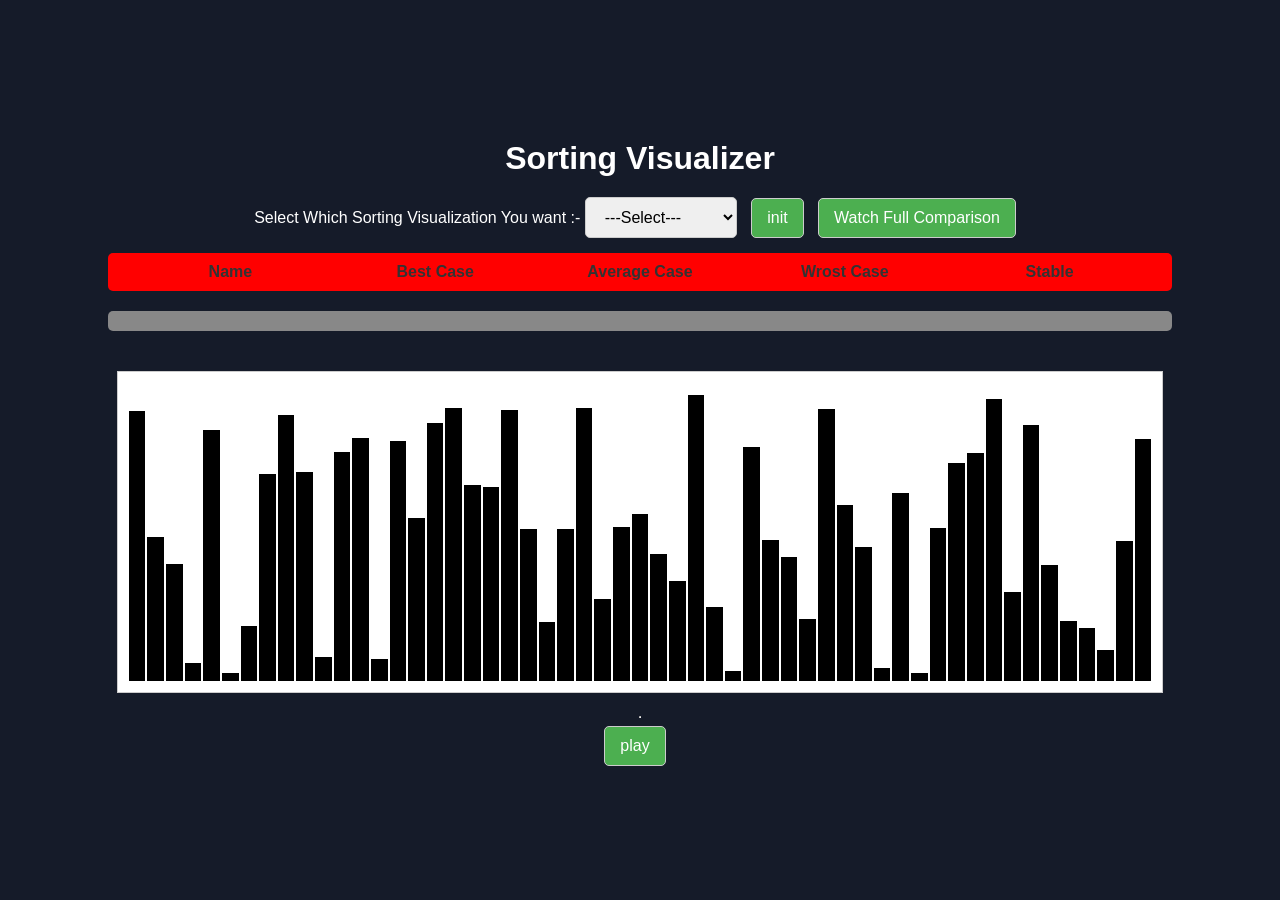
<file: index.html>
<!DOCTYPE html>
<html lang="en">
<head>
    <meta charset="UTF-8">
    <meta name="viewport" content="width=device-width, initial-scale=1.0">
    <title>Sorting Visualizer</title>
    <link rel="stylesheet" href="styles.css">
</head>
<body>
    <h1>Sorting Visualizer</h1>
    
    <div>
        <span style="color: white;">Select Which Sorting Visualization You want :- </span>
        <select id="sortType">
            <option value="">---Select---</option>
            <option value="bubble">Bubble Sort</option>
            <option value="insertion">Insertion Sort</option>
            <option value="selection">Selection Sort</option>
            <option value="heap">Heap Sort</option>
            <option value="quick">Quick Sort</option>
        </select>
        <button onclick="init()">init</button>
        <button onclick="window.location.href='indexP.html'">Watch Full Comparison</button>

    </div>
    <div class="details">
        <span>Name</span>
        <span>Best Case</span>
        <span>Average Case</span>
        <span>Wrost Case</span>
        <span>Stable</span>
    </div>
    <div class="detailsANS">
        <span id="name"></span>
        <span id="best"></span>
        <span id="average"></span>
        <span id="Wrost"></span>
        <span id="stable"></span>
    </div>
    <div id="container"></div>

    <hr>

    <div>
        <button onclick="play()">play</button>
    </div>

    <script src="script.js"></script>
</body>
</html>
</file>
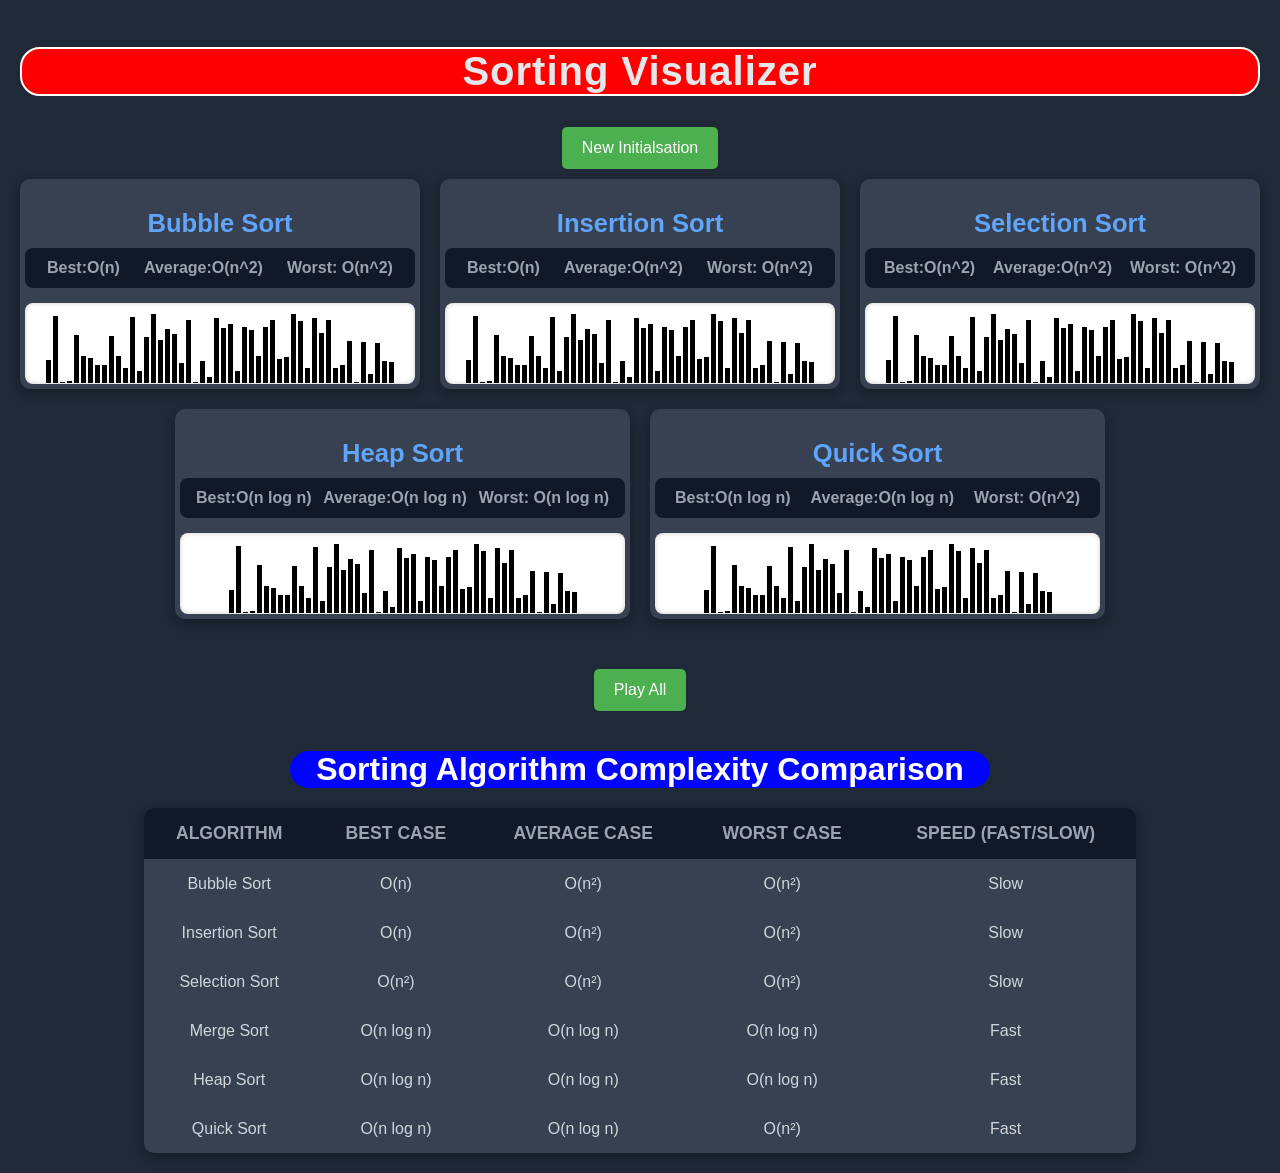
<file: indexP.html>
<!DOCTYPE html>
<html lang="en">
<head>
    <meta charset="UTF-8">
    <meta name="viewport" content="width=device-width, initial-scale=1.0">
    <title>Sorting Visualizer</title>
    <link rel="stylesheet" href="stylesP.css">
</head>
<body>
    <h1>Sorting Visualizer</h1>


    <div class="initButton">
        <button onclick="initArrays()">New Initialsation</button>
    </div>

    <div id="sortingsContainer">
        <!-- Sorting algorithms with visualizers -->
        <!-- Row 1: First three sorting algorithms -->
        <div class="row">
            <div class="sort-box">
                <h3>Bubble Sort</h3>
                <div class="complexity">
                    <span class="label">Best:O(n)</span> 
                    <span class="label">Average:O(n^2)</span> 
                    <span class="label">Worst: O(n^2)</span> 
                </div>
                <div class="container" id="containerBubble"></div>
            </div>
            <div class="sort-box">
                <h3>Insertion Sort</h3>
                <div class="complexity">
                    <span class="label">Best:O(n)</span> 
                    <span class="label">Average:O(n^2)</span> 
                    <span class="label">Worst: O(n^2)</span> 
                </div>
                <div class="container" id="containerInsertion"></div>
            </div>
            <div class="sort-box">
                <h3>Selection Sort</h3>
                <div class="complexity">
                    <span class="label">Best:O(n^2)</span> 
                    <span class="label">Average:O(n^2)</span> 
                    <span class="label">Worst: O(n^2)</span> 
                </div>
                <div class="container" id="containerSelection"></div>
            </div>
        </div>

        <!-- Row 2: Last three sorting algorithms -->
        <div class="row-2">
            <div class="sort-box-2">
                <h3>Heap Sort</h3>
                <div class="complexity">
                    <span class="label">Best:O(n log n)</span> 
                    <span class="label">Average:O(n log n)</span> 
                    <span class="label">Worst: O(n log n)</span> 
                </div>
                <div class="container" id="containerHeap"></div>
            </div>
            <div class="sort-box-2">
                <h3>Quick Sort</h3>
                <div class="complexity">
                    <span class="label">Best:O(n log n)</span> 
                    <span class="label">Average:O(n log n)</span> 
                    <span class="label">Worst: O(n^2)</span> 
                </div>
                <div class="container" id="containerQuick"></div>
            </div>
        </div>
    </div>

    <button onclick="playAll()">Play All</button>

    <!-- Complexity Comparison Table -->
    <div id="comparisonTable">
        <h2>Sorting Algorithm Complexity Comparison</h2>
        <table>
            <thead>
                <tr>
                    <th>Algorithm</th>
                    <th>Best Case</th>
                    <th>Average Case</th>
                    <th>Worst Case</th>
                    <th>Speed (Fast/Slow)</th>
                </tr>
            </thead>
            <tbody>
                <tr>
                    <td>Bubble Sort</td>
                    <td>O(n)</td>
                    <td>O(n²)</td>
                    <td>O(n²)</td>
                    <td>Slow</td>
                </tr>
                <tr>
                    <td>Insertion Sort</td>
                    <td>O(n)</td>
                    <td>O(n²)</td>
                    <td>O(n²)</td>
                    <td>Slow</td>
                </tr>
                <tr>
                    <td>Selection Sort</td>
                    <td>O(n²)</td>
                    <td>O(n²)</td>
                    <td>O(n²)</td>
                    <td>Slow</td>
                </tr>
                <tr>
                    <td>Merge Sort</td>
                    <td>O(n log n)</td>
                    <td>O(n log n)</td>
                    <td>O(n log n)</td>
                    <td>Fast</td>
                </tr>
                <tr>
                    <td>Heap Sort</td>
                    <td>O(n log n)</td>
                    <td>O(n log n)</td>
                    <td>O(n log n)</td>
                    <td>Fast</td>
                </tr>
                <tr>
                    <td>Quick Sort</td>
                    <td>O(n log n)</td>
                    <td>O(n log n)</td>
                    <td>O(n²)</td>
                    <td>Fast</td>
                </tr>
            </tbody>
        </table>
    </div>
    

    <script src="scriptP.js"></script>
</body>
</html>
</file>
<file: styles.css>
/* General styles */
body {
    font-family: Arial, sans-serif;
    background-color: #151b29;
    color: #333;
    margin: 0;
    padding: 0;
    display: flex;
    flex-direction: column;
    align-items: center;
    justify-content: center;
    height: 100vh;
}

h1 {
    color: white;
    margin-bottom: 20px;
    text-align: center;
}

/* Sort type selection and buttons */
div {
    margin-bottom: 15px;
}

select, button {
    padding: 10px 15px;
    font-size: 16px;
    border-radius: 5px;
    border: 1px solid #ccc;
    outline: none;
    cursor: pointer;
    margin-right: 10px;
}

button {
    background-color: #4CAF50;
    color: white;
    transition: background-color 0.3s ease;
}

button:hover {
    background-color: #45a049;
}

/* Sorting container */
#container {
    display: flex;
    align-items: flex-end;
    justify-content: center;
    margin-top: 20px;
    padding: 10px;
    border: 1px solid #ccc;
    background-color: #fff;
    height: 300px;
    width: 80%;
    max-width: 1200px;
    overflow: hidden;
}

#container div {
    transition: height 0.2s ease;
}

/* Details section */
.details {
    display: flex;
    justify-content: space-around;
    padding: 10px 20px;
    background-color: red;
    border-radius: 5px;
    margin-bottom: 20px;
    width: 80%;
    max-width: 1200px;
}
.detailsANS {
    display: flex;
    justify-content: space-around;
    padding: 10px 20px;
    background-color: #888888;
    color: white;
    border-radius: 5px;
    margin-bottom: 20px;
    width: 80%;
    max-width: 1200px;
}

.details span {
    flex: 1;
    text-align: center;
    font-weight: bold;
}

/* Responsive design */
@media (max-width: 768px) {
    body {
        padding: 20px;
    }

    #container {
        height: 200px;
    }

    select, button {
        font-size: 14px;
        padding: 8px 12px;
    }

    .details {
        flex-direction: column;
        align-items: center;
    }

    .details span {
        padding: 5px 0;
    }
}
</file>
<file: stylesP.css>
/* General styling for the body and layout */
body {
    font-family: 'Segoe UI', Tahoma, Geneva, Verdana, sans-serif;
    background-color: #1f2937;
    color: white;
    margin: 0;
    padding: 20px;
    text-align: center;
}
.initButton{
    margin-bottom: 10px;
}
/* .init{
    border-radius: 15px;
    height: 30px;
} */

h1 {
    background-color: red;
    margin-bottom: 1px;
    font-size: 2.5em;
    color: #e5e7eb;
    letter-spacing: 1px;
    border: 2px solid rgb(255, 255, 255);
    border-radius: 20px;
}

/* Container for sorting boxes */
#sortingsContainer {
    display: flex;
    flex-direction: column;
    align-items: center;
    justify-content: center;
}

.row {
    display: flex;
    justify-content: space-around;
    width: 100%;
    margin-bottom: 20px;
    gap: 20px;
}
.row-2 {
    display: flex;
    justify-content: space-around;
    width: 75%;
    margin-bottom: 20px;
    gap: 20px;
}

.sort-box {
    flex: 1;
    display: flex;
    flex-direction: column;
    background-color: #374151;
    padding: 5px;
    border-radius: 10px;
    color: #cbd5e1;
    width: 350px;
    height: 200px;
    box-shadow: 0 4px 12px rgba(0, 0, 0, 0.3);
    transition: transform 0.3s ease;
}
.sort-box-2 {
    flex: 1;
    display: flex;
    flex-direction: column;
    justify-content: center;
    background-color: #374151;
    padding: 5px;
    border-radius: 10px;
    color: #cbd5e1;
    width: 350px;
    height: 200px;
    box-shadow: 0 4px 12px rgba(0, 0, 0, 0.3);
    transition: transform 0.3s ease;
}

.sort-box:hover,.sort-box-2:hover {
    transform: translateY(-5px);
}

/* Algorithm name styling */
.sort-box h3 {
    font-size: 1.6em;
    margin-bottom: 10px;
    color: #60a5fa;
}
.sort-box-2 h3 {
    font-size: 1.6em;
    margin-bottom: 10px;
    color: #60a5fa;
}

/* Styling for the complexity to display vertically */
.complexity {
    font-size: 1em;
    height: 50px;
    display: flex;
    background-color: #111827;
    padding: 10px;
    border-radius: 8px;
    text-align: left;
    color: #d1d5db;
    margin-bottom: 15px;
}

/* Label for best, average, worst */
.label {
    margin: auto;
    font-weight: bold;
    color: #9ca3af;
}

/* Container for displaying bars */
.container {
    display: flex;
    align-items: flex-end;
    justify-content: center;
    background-color: #ffffff;
    height: 200px;
    border-radius: 8px;
    overflow: hidden;
    box-shadow: inset 0 0 5px rgba(0, 0, 0, 0.2);
}

/* Button styling */
button {
    padding: 12px 20px;
    background-color: #4caf50;
    color: white;
    font-size: 16px;
    border: none;
    border-radius: 5px;
    cursor: pointer;
    margin-top: 30px;
}

button:hover {
    background-color: #45a049;
}

/* Table styling for the comparison table */
#comparisonTable {
    margin-top: 40px;
    text-align: center;
}

#comparisonTable h2 {
    font-size: 2em;
    color: white;
    margin-bottom: 20px;
    margin-left: auto;
    margin-right: auto;
    background-color: rgb(0, 4, 255);
    border-radius: 20px;
    width: 700px;
}

table {
    width: 80%;
    margin: 0 auto;
    border-collapse: collapse;
    background-color: #374151;
    color: #d1d5db;
    box-shadow: 0 4px 12px rgba(0, 0, 0, 0.3);
    border-radius: 10px;
    overflow: hidden;
}

thead {
    background-color: #111827;
    color: #9ca3af;
}

th, td {
    padding: 15px;
    border-bottom: 1px solid #374151;
    text-align: center;
}

th {
    font-size: 1.1em;
    text-transform: uppercase;
}

tr:hover {
    background-color: #4b5563;
}

tbody tr:last-child td {
    border-bottom: none;
}

td {
    font-size: 1em;
}

.fast {
    color: #4caf50;
    font-weight: bold;
}

.slow {
    color: #ef4444;
    font-weight: bold;
}

/* Responsive styling for smaller screens */
@media (max-width: 768px) {
    .row {
        flex-direction: column;
        align-items: center;
    }

    .container {
        width: 100%;
    }

    .sort-box {
        margin-bottom: 20px;
    }

    table {
        width: 100%;
    }
}
</file>
